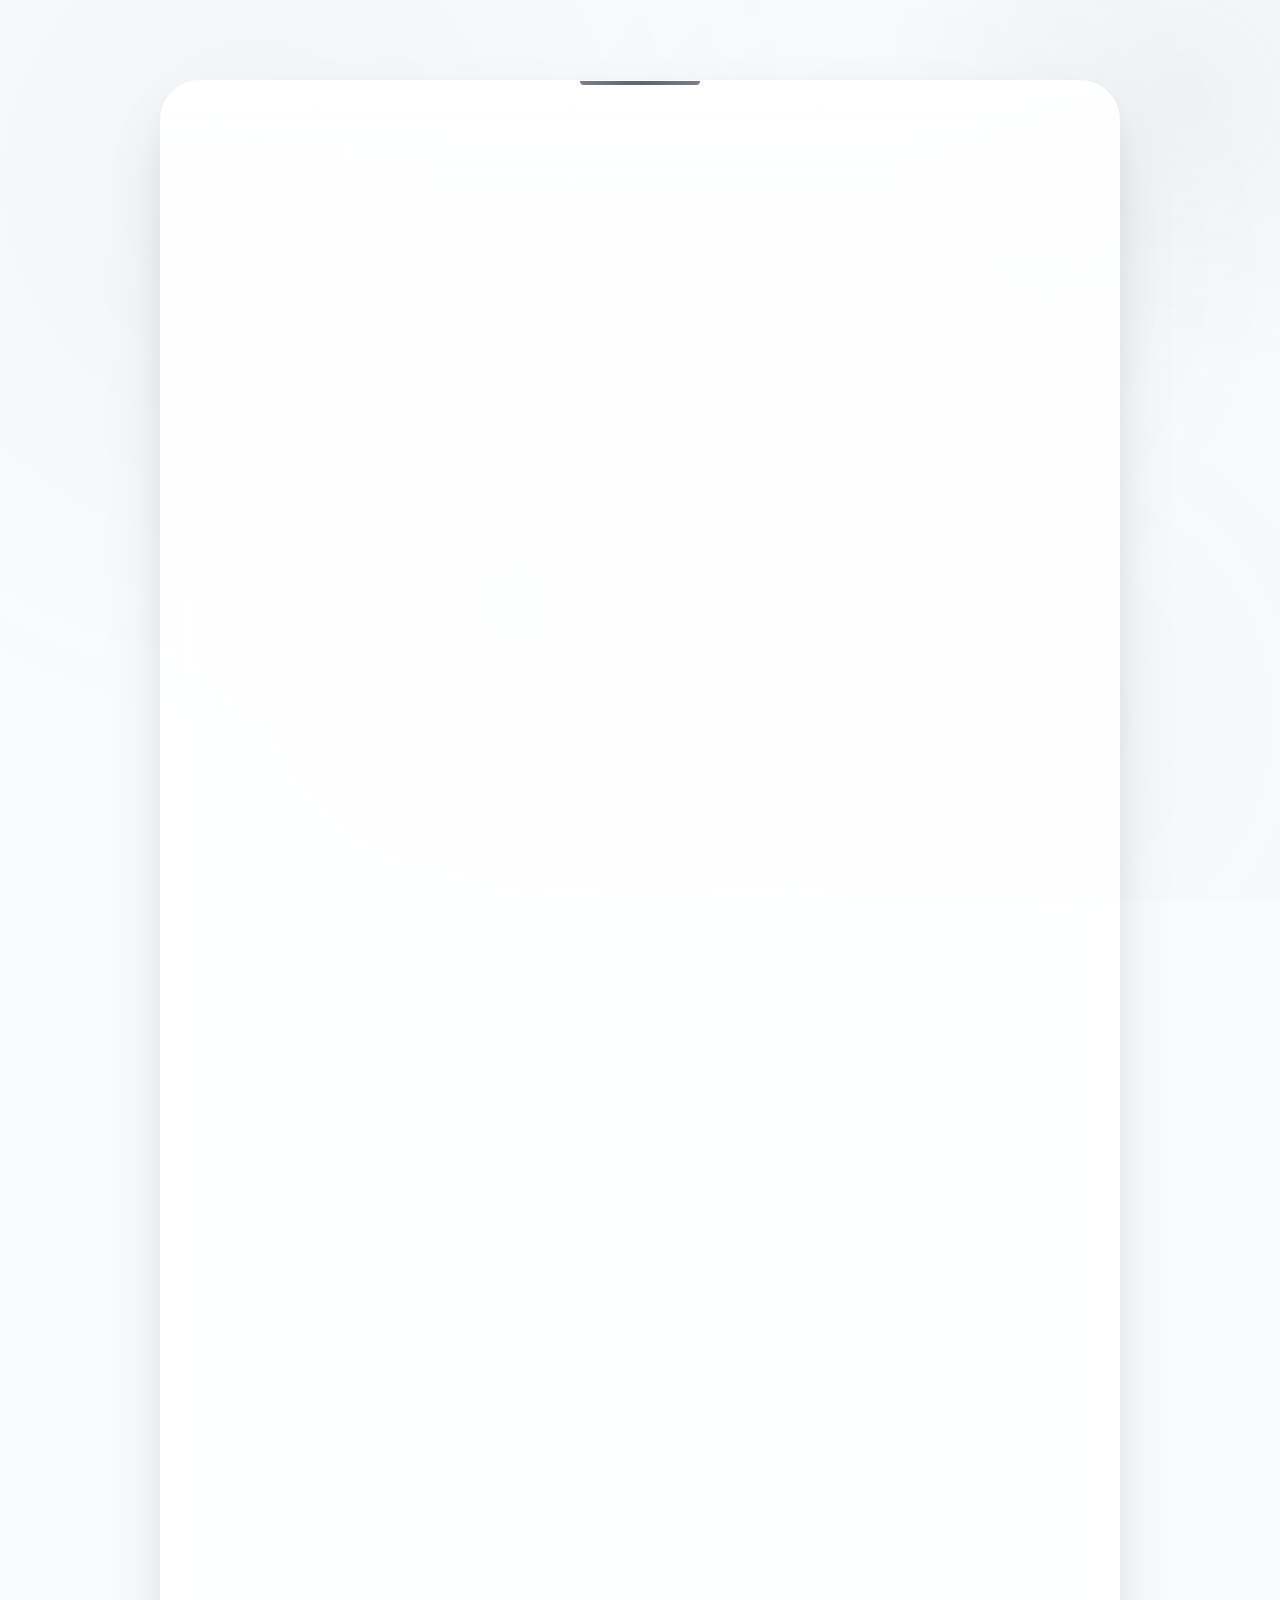
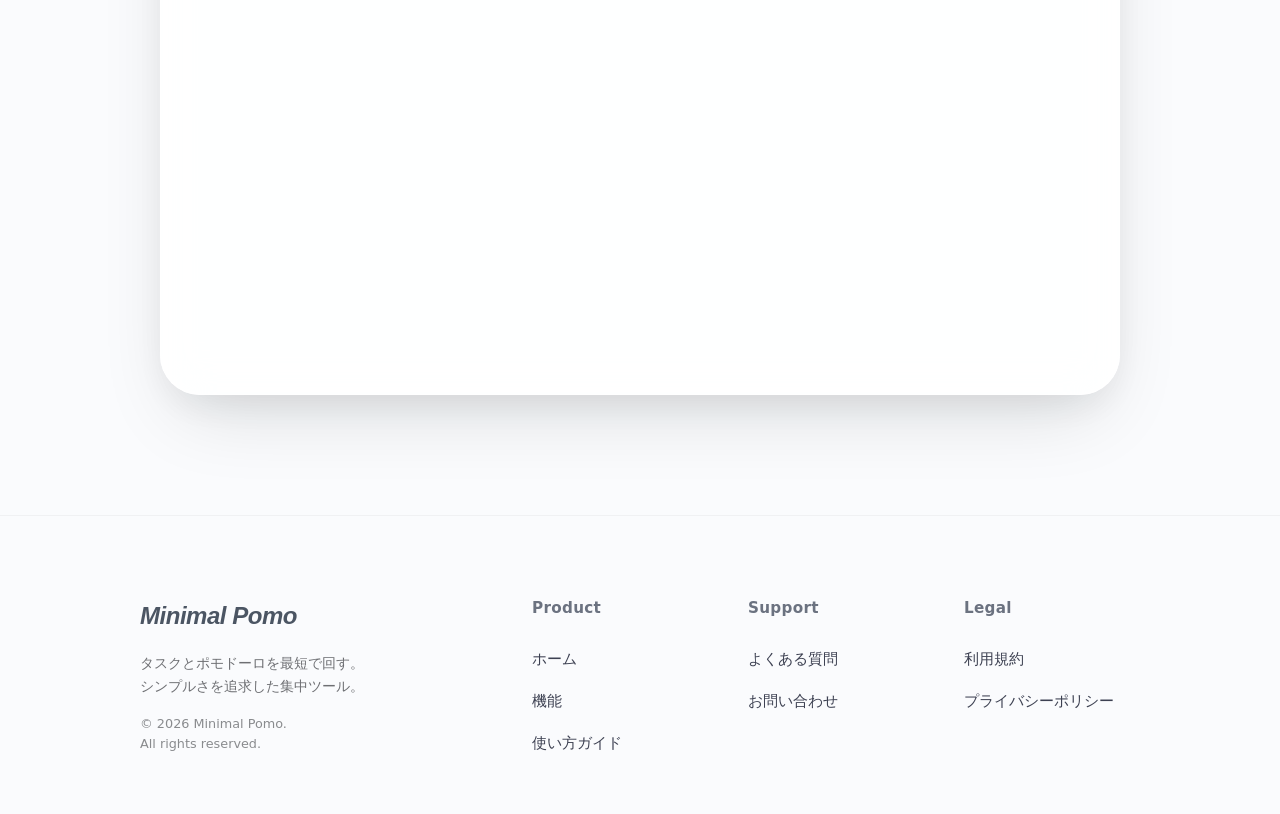
<file: index.html>
<!DOCTYPE html>
<html lang="ja">

<head>
  <meta charset="UTF-8" />
  <meta name="viewport" content="width=device-width, initial-scale=1.0" />
  <meta http-equiv="Content-Security-Policy"
    content="default-src 'self'; style-src 'self' https://fonts.googleapis.com; font-src 'self' https://fonts.gstatic.com; script-src 'self'; img-src 'self' data:;">
  <meta name="referrer" content="no-referrer-when-downgrade" />
  <link rel="stylesheet" href="assets/css/minimal.css" />
  <link rel="icon" type="image/svg+xml" href="assets/favicon.svg" />
  <link rel="icon" type="image/png" sizes="32x32" href="assets/favicon-32x32.png" />
  <link rel="icon" type="image/png" sizes="48x48" href="assets/favicon-48x48.png" />
  <link rel="apple-touch-icon" href="assets/apple-touch-icon.png" />
  <title>Minimal Pomo - シンプルなポモドーロタイマーアプリ</title>
  <meta name="description" content="Minimal Pomo の基本的な使い方やポリシーをまとめたサポートページです。" />

  <!-- OGP Tags -->
  <meta property="og:title" content="Minimal Pomo - シンプルなポモドーロタイマーアプリ">
  <meta property="og:description" content="Minimal Pomo の基本的な使い方やポリシーをまとめたサポートページです。">
  <meta property="og:type" content="website">
  <meta property="og:url" content="https://minimal-pomo.support/"> <!-- 公開ドメインに合わせて変更してください -->
  <meta property="og:image" content="https://minimal-pomo.support/assets/favicon.png"> <!-- 公開ドメインに合わせて変更してください -->
  <meta name="twitter:card" content="summary_large_image">
</head>

<body>
  <main>
    <article>
      <header class="hero reveal">
        <div class="hero-content">
          <div class="app-icon-wrapper">
            <img src="assets/app_icon_rounded.png" alt="Minimal Pomo アプリアイコン" class="app-icon" fetchpriority="high" />
          </div>
          <h1>Minimal Pomo</h1>
          <p class="tagline">タスクとポモドーロを最短で回す。</p>
        </div>
        <a href="https://apps.apple.com/us/app/minimal-pomo/id6756973518" class="app-store-link" target="_blank"
          rel="noopener noreferrer">App Storeで入手</a>
      </header>

      <section id="features" class="features reveal">
        <h2>機能</h2>
        <div class="feature-grid">
          <div class="feature-item reveal reveal-delay-1">
            <h3>タスク管理</h3>
            <p>タブ管理、実行キュー、期日設定などでタスクを効率的に整理し、迷わず実行できます。</p>
          </div>
          <div class="feature-item reveal reveal-delay-2">
            <h3>柔軟なタイマー</h3>
            <p>ポモドーロとストップウォッチを搭載。作業スタイルに合わせて時間やモードを自由に設定可能。</p>
          </div>
          <div class="feature-item reveal reveal-delay-3">
            <h3>進捗の記録</h3>
            <p>カレンダーとヒートマップで日々の集中を記録。過去の履歴を振り返り、モチベーションを維持。</p>
          </div>
          <div class="feature-item reveal reveal-delay-4">
            <h3>カスタマイズ</h3>
            <p>通知音やアクセントカラー（Pro）など、自分だけの集中環境を作れます。</p>
          </div>
        </div>
      </section>

      <section class="reveal">
        <h2>基本的な使い方</h2>
        <a href="support/guide/how_to_use.html" class="guide-card">
          <div class="guide-info">
            <h3>スタートガイドを見る</h3>
            <p>タスクの登録からポモドーロの実践、振り返りまで。<br>アプリの基本的な活用フローをわかりやすく解説します。</p>
          </div>
          <div class="guide-icon">
            <svg width="24" height="24" viewBox="0 0 24 24" fill="none" stroke="currentColor" stroke-width="2"
              stroke-linecap="round" stroke-linejoin="round">
              <path d="M5 12h14M12 5l7 7-7 7" />
            </svg>
          </div>
        </a>
      </section>

      <section id="faq" class="reveal">
        <h2>よくある質問</h2>
        <div id="faq-list" class="faq-container">
          <!-- FAQ items will be loaded here from assets/data/faq.json -->
          <p style="padding: 20px; color: var(--muted);">読み込み中...</p>
        </div>
      </section>


    </article>
  </main>

  <footer id="site-footer" class="site-footer"></footer>

  <button id="backToTop" class="back-to-top" aria-label="トップへ戻る">
    ↑
  </button>
  <script src="assets/js/main.js"></script>
  <script src="assets/js/faq-loader.js"></script>
</body>

</html>
</file>
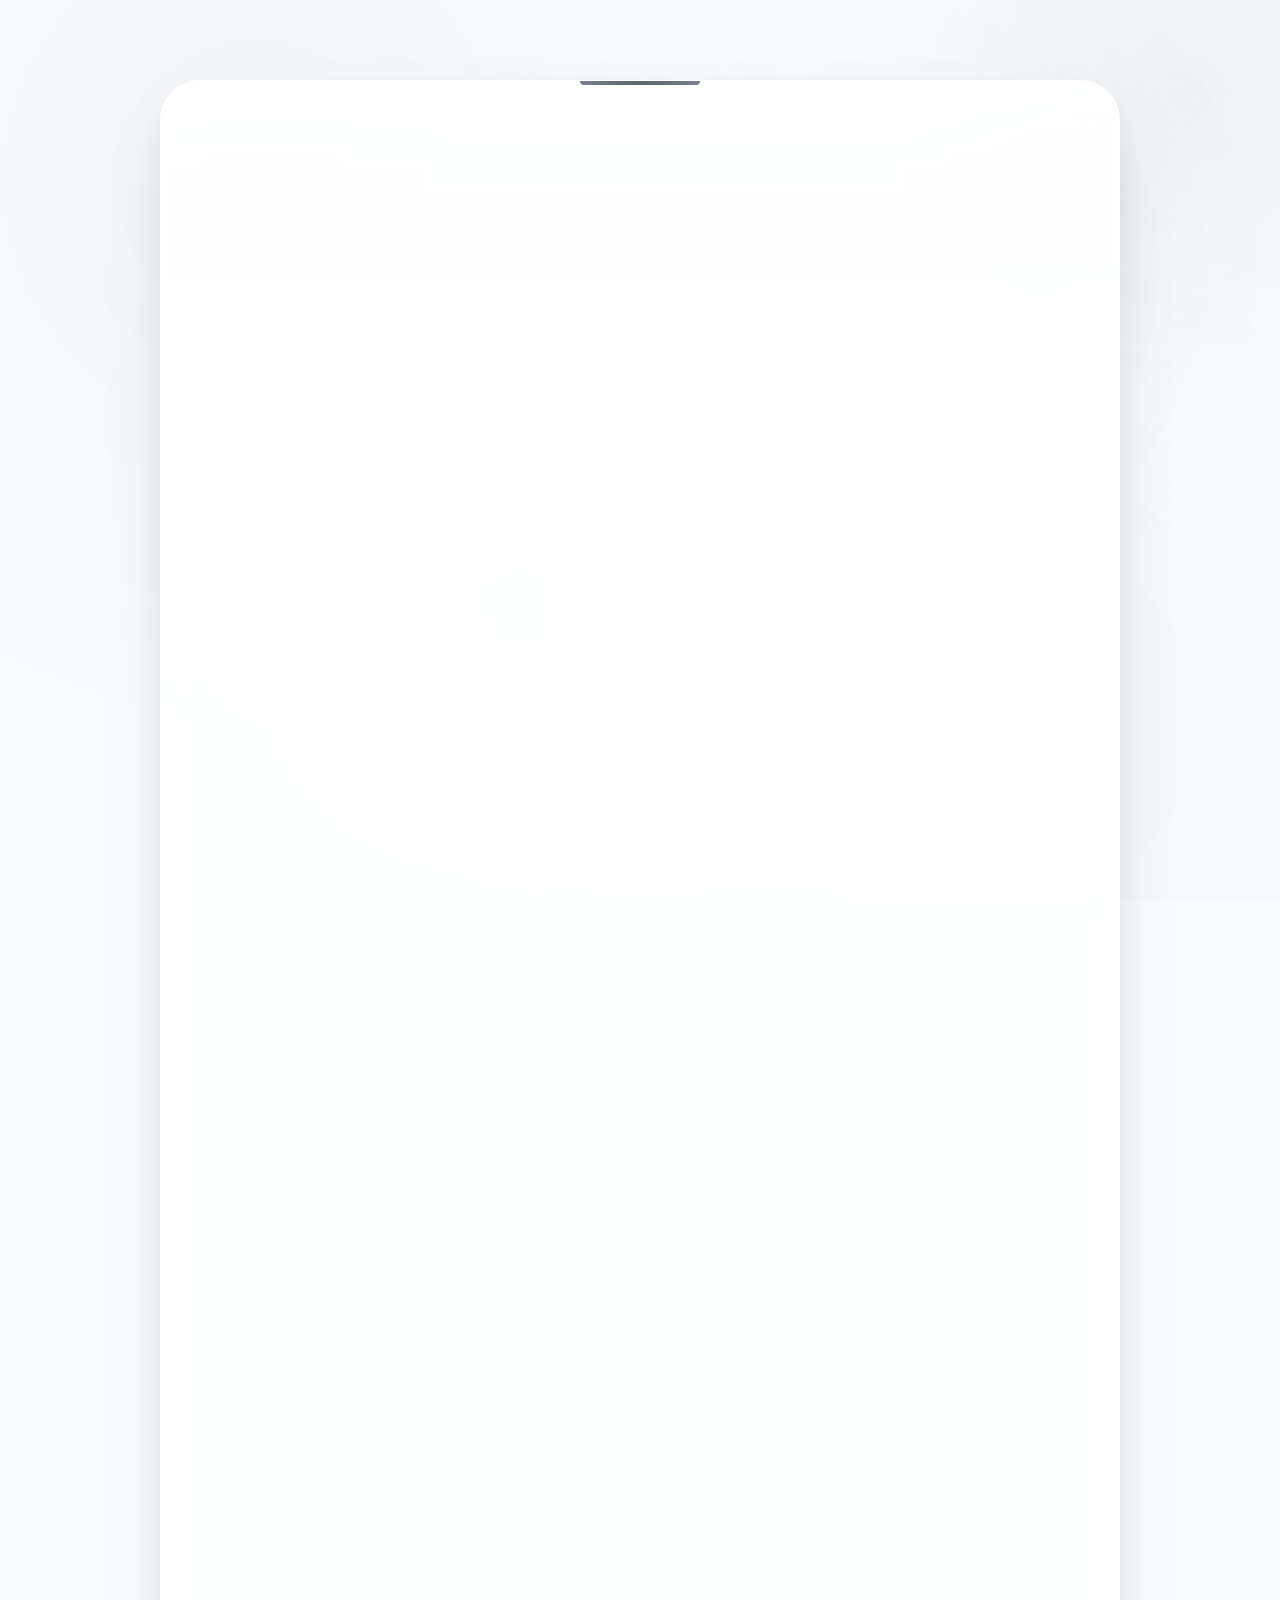
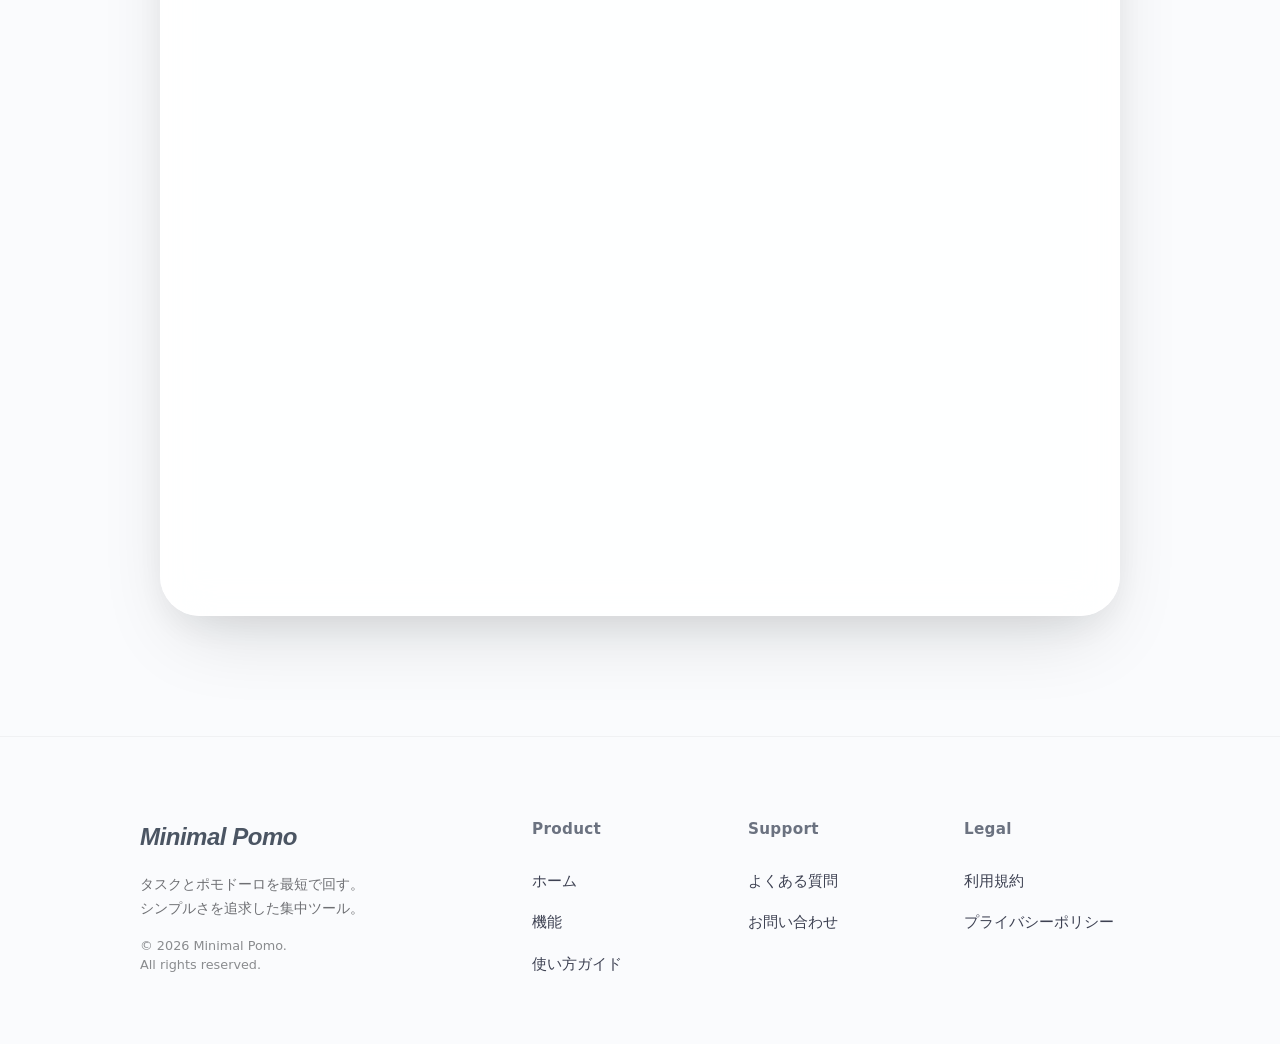
<file: support/guide/how_to_use.html>
<!DOCTYPE html>
<html lang="ja">

<head>
  <meta charset="UTF-8" />
  <meta name="viewport" content="width=device-width, initial-scale=1.0" />
  <meta http-equiv="Content-Security-Policy"
    content="default-src 'self'; style-src 'self' https://fonts.googleapis.com; font-src 'self' https://fonts.gstatic.com; script-src 'self'; img-src 'self' data:;">
  <meta name="referrer" content="no-referrer-when-downgrade" />
  <link rel="stylesheet" href="../../assets/css/minimal.css" />
  <link rel="stylesheet" href="../../assets/css/guide.css" />
  <link rel="icon" type="image/svg+xml" href="../../assets/favicon.svg" />
  <link rel="icon" type="image/png" sizes="32x32" href="../../assets/favicon-32x32.png" />
  <link rel="icon" type="image/png" sizes="48x48" href="../../assets/favicon-48x48.png" />
  <link rel="apple-touch-icon" href="../../assets/apple-touch-icon.png" />
  <title>Minimal Pomo — 使い方ガイド</title>
  <meta name="description" content="タスク整理からカレンダー振り返りまで、Minimal Pomo の基本的な使い方をまとめています。" />

  <!-- OGP Tags -->
  <meta property="og:title" content="Minimal Pomo — 使い方ガイド">
  <meta property="og:description" content="タスク整理からカレンダー振り返りまで、Minimal Pomo の基本的な使い方をまとめています。">
  <meta property="og:type" content="article">
  <meta property="og:image" content="https://minimal-pomo.support/assets/favicon.png">
  <meta name="twitter:card" content="summary">
</head>

<body>
  <main>
    <article>
      <!-- Back Link -->
      <a href="../../index.html" class="back-link reveal">
        <svg viewBox="0 0 24 24" fill="none" stroke="currentColor" stroke-width="2" stroke-linecap="round"
          stroke-linejoin="round">
          <path d="M19 12H5M12 19l-7-7 7-7" />
        </svg>
        ホームに戻る
      </a>

      <!-- Hero Header -->
      <header class="guide-header reveal">
        <h1>使い方ガイド</h1>
        <p class="tagline">Minimal Pomo をスマートに使いこなすための基本操作</p>
      </header>


      <!-- Flow Section -->
      <section class="flow-section reveal">
        <h2>一連の流れ</h2>
        <div class="flow-list">
          <a href="#step1" class="flow-item">
            <span class="flow-number">1</span>
            <span class="flow-text">タスクを追加・整理する</span>
          </a>
          <a href="#step2" class="flow-item">
            <span class="flow-number">2</span>
            <span class="flow-text">ポモドーロを実行する</span>
          </a>
          <a href="#step3" class="flow-item">
            <span class="flow-number">3</span>
            <span class="flow-text">キュー（待機リスト）を確認する</span>
          </a>
          <a href="#step4" class="flow-item">
            <span class="flow-number">4</span>
            <span class="flow-text">履歴をカレンダーで振り返る</span>
          </a>
          <a href="#step5" class="flow-item">
            <span class="flow-number">5</span>
            <span class="flow-text">設定で自分好みに調整する</span>
          </a>
        </div>
      </section>

      <!-- Step 1 -->
      <div id="step1" class="step-card reveal">
        <div class="step-header">
          <span class="step-number">1</span>
          <h2>タスクの整理</h2>
        </div>
        <p>
          下部メニューの「タスク」タブで日々の予定を整理できます。画面上部の<strong>タブ管理ボタン</strong>からタブの追加・名称変更・並べ替え・削除を行い、優先度ごとに並べ替えてください。
        </p>
        <p>
          右下の<strong>＋ボタン</strong>でタスクを追加します。タスク名・期日・フラグ・繰り返し・通知・ポモドーロ数（セット数・分数）などを細かく設定でき、入力ミス（空文字など）は自動で防がれます。
        </p>
        <p>
          タスクリストでは、スワイプやタップで完了の切り替え・フラグ変更・並べ替え・キュー追加が可能です。タスクをキューに送っておけば、あとでタイマー実行がスムーズになります。
        </p>
      </div>

      <!-- Step 2 -->
      <div id="step2" class="step-card reveal">
        <div class="step-header">
          <span class="step-number">2</span>
          <h2>ポモドーロで実行する</h2>
        </div>
        <p>
          タスクを進めたいときは、下部メニューの<strong>「タイマー」タブ</strong>を開いてください。タスクバーからポモドーロまたはストップウォッチを起動できます。
        </p>
        <p>
          セッション中は、セット数や残り時間が自動で管理されます。「自動完了」「自動リセット」などの設定も調整可能です。
        </p>
      </div>

      <!-- Step 3 -->
      <div id="step3" class="step-card reveal">
        <div class="step-header">
          <span class="step-number">3</span>
          <h2>キュー（待機列）の管理</h2>
        </div>
        <p>
          右上のキューボタンから<strong>キュー画面（待機リスト）</strong>を開き、待機中のタスクを確認します。順番変更や削除も可能です。
        </p>
        <p>
          実行中のタスクが完了すると、キュー内の次のタスクが自動的に昇格し、すぐに実行できる状態になります。
        </p>
      </div>

      <!-- Step 4 -->
      <div id="step4" class="step-card reveal">
        <div class="step-header">
          <span class="step-number">4</span>
          <h2>カレンダーで振り返る</h2>
        </div>
        <p>
          <strong>「カレンダー」タブ</strong>では、月・週ビューでポモドーロ履歴と期日タスクを確認できます。ヒートマップや日別の達成率などを活用して、日々の進捗をわかりやすく振り返りましょう。
        </p>
      </div>

      <!-- Step 5 -->
      <div id="step5" class="step-card reveal">
        <div class="step-header">
          <span class="step-number">5</span>
          <h2>設定からカスタマイズ</h2>
        </div>
        <p>
          <strong>「設定」タブ</strong>では、通知・タイマー・カレンダー・外観・データ・サブスク・サポートを調整できます。例として、作業／休憩時間・自動完了・自動リセット・アクセントカラーなどです。
        </p>
        <p>
          変更内容は即時反映されます。
        </p>
      </div>

    </article>
  </main>

  <footer id="site-footer" class="site-footer" data-base-path="../../"></footer>

  <button id="backToTop" class="back-to-top" aria-label="トップへ戻る">
    ↑
  </button>
  <script src="../../assets/js/main.js"></script>
</body>

</html>
</file>
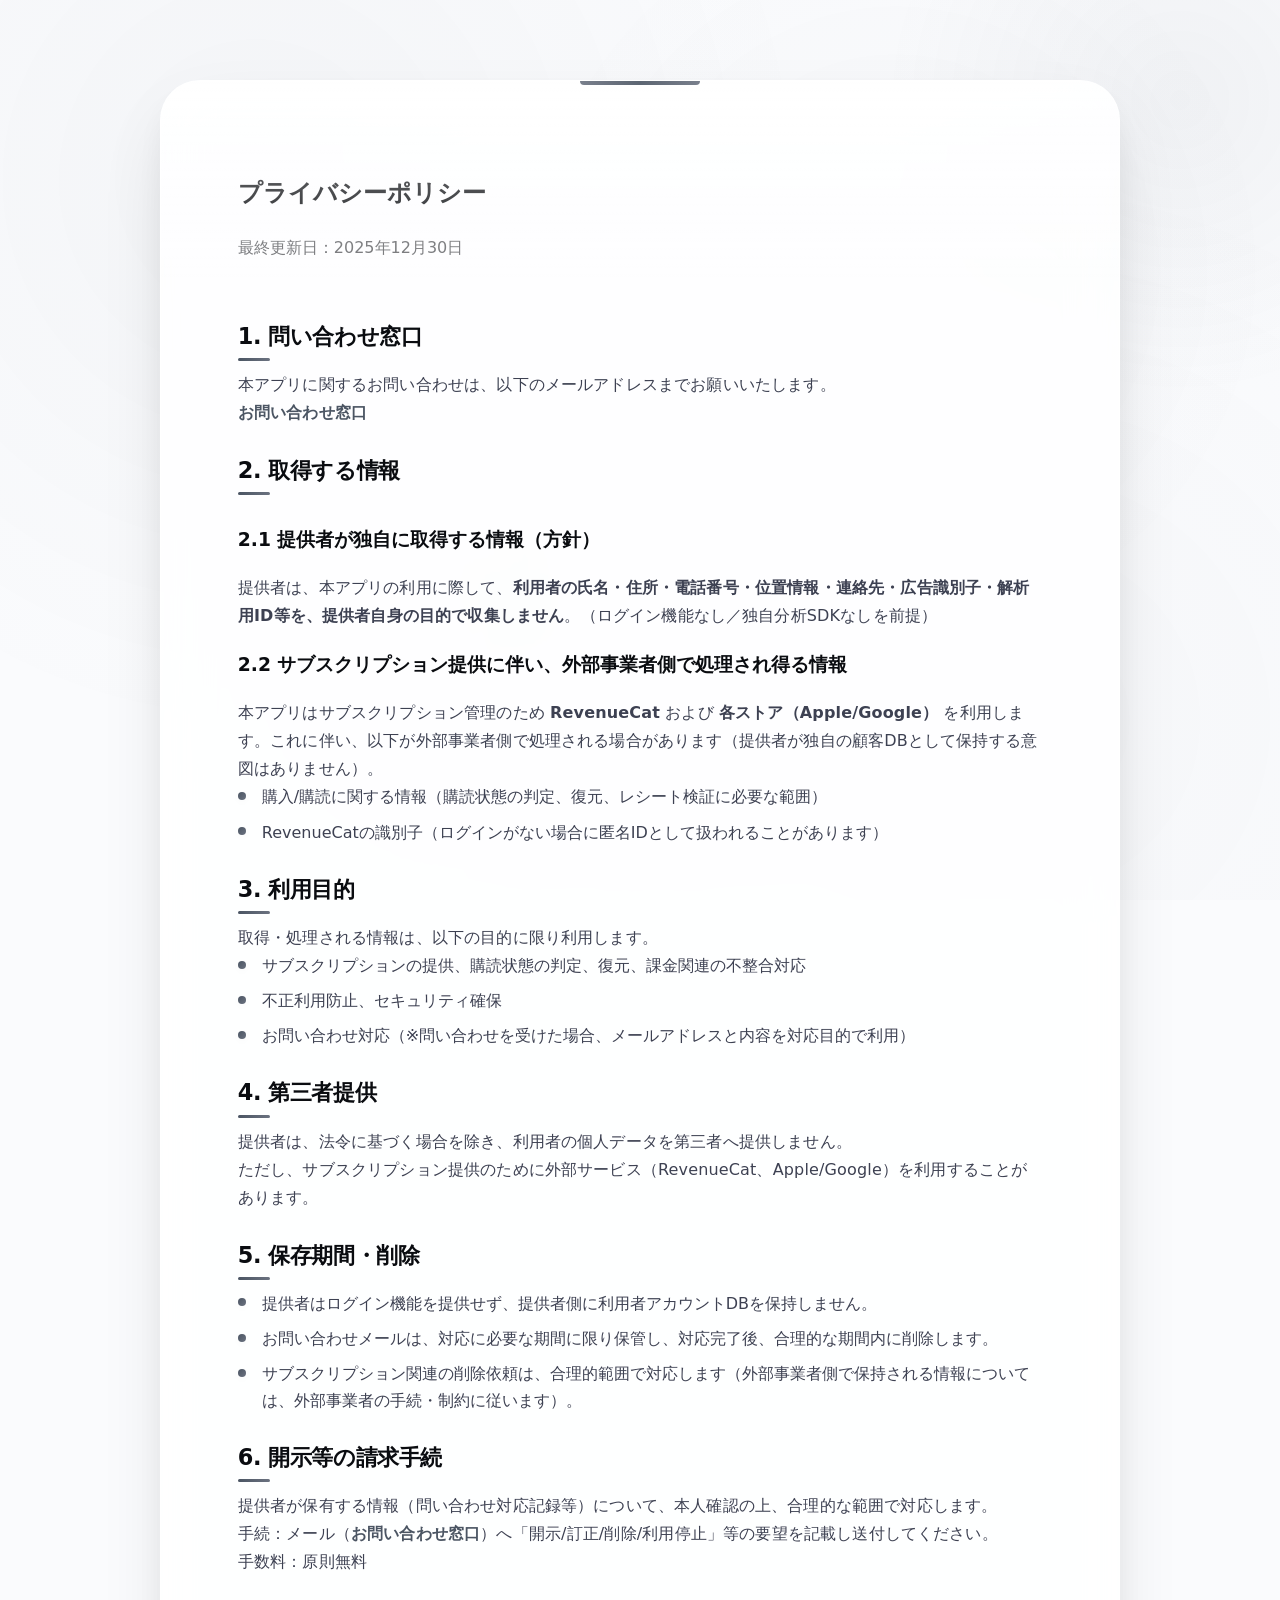
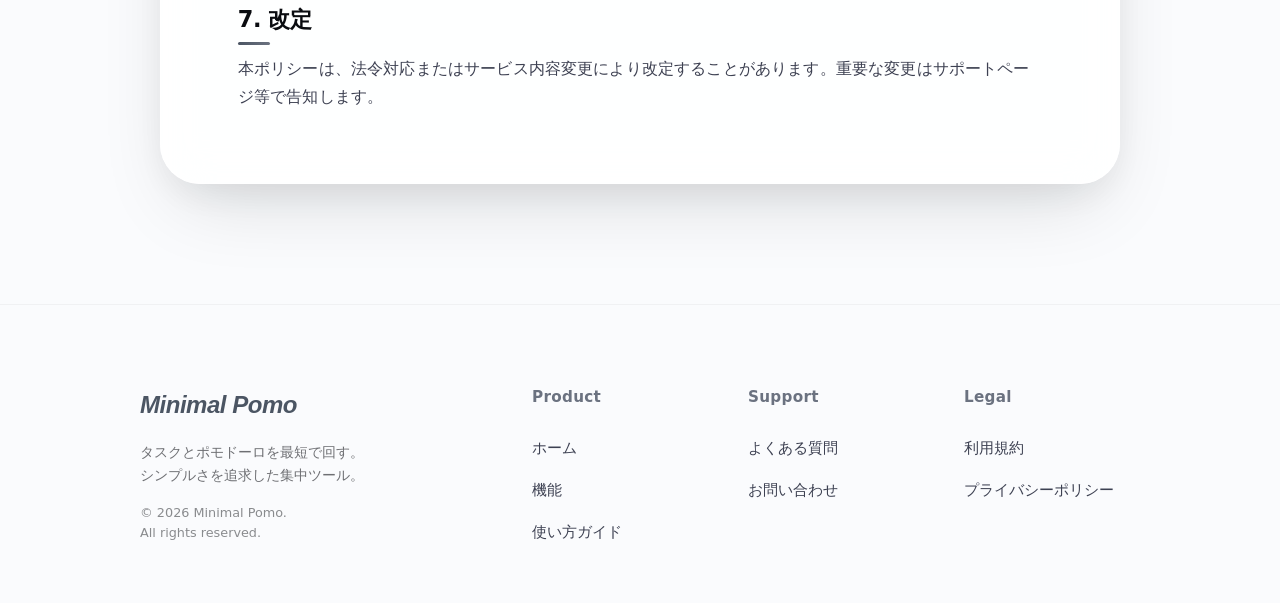
<file: support/policies/privacy.html>
<!DOCTYPE html>
<html lang="ja">

<head>
  <meta charset="UTF-8" />
  <meta name="viewport" content="width=device-width, initial-scale=1.0" />
  <meta http-equiv="Content-Security-Policy"
    content="default-src 'self'; style-src 'self' https://fonts.googleapis.com; font-src 'self' https://fonts.gstatic.com; script-src 'self'; img-src 'self' data:;">
  <meta name="referrer" content="no-referrer-when-downgrade" />
  <link rel="stylesheet" href="../../assets/css/minimal.css" />
  <link rel="icon" type="image/svg+xml" href="../../assets/favicon.svg" />
  <link rel="icon" type="image/png" sizes="32x32" href="../../assets/favicon-32x32.png" />
  <link rel="icon" type="image/png" sizes="48x48" href="../../assets/favicon-48x48.png" />
  <link rel="apple-touch-icon" href="../../assets/apple-touch-icon.png" />
  <title>Minimal Pomo — プライバシーポリシー</title>
  <meta name="description" content="Minimal Pomo のプライバシーポリシーです。当アプリが収集する情報とその利用目的について説明します。" />

  <!-- OGP Tags -->
  <meta property="og:title" content="Minimal Pomo — プライバシーポリシー">
  <meta property="og:description" content="Minimal Pomo のプライバシーポリシーです。">
  <meta property="og:type" content="article">
  <meta property="og:image" content="https://minimal-pomo.support/assets/favicon.png">
</head>

<body>
  <main>
    <article>
      <header>
        <h1>プライバシーポリシー</h1>
        <p class="last-updated">最終更新日：2025年12月30日</p>
      </header>

      <section>
        <h2>1. 問い合わせ窓口</h2>
        <p>
          本アプリに関するお問い合わせは、以下のメールアドレスまでお願いいたします。<br>
          <a href="#" class="protected-email">お問い合わせ窓口</a>
        </p>
      </section>

      <section>
        <h2>2. 取得する情報</h2>
        <h3>2.1 提供者が独自に取得する情報（方針）</h3>
        <p>
          提供者は、本アプリの利用に際して、<strong>利用者の氏名・住所・電話番号・位置情報・連絡先・広告識別子・解析用ID等を、提供者自身の目的で収集しません</strong>。（ログイン機能なし／独自分析SDKなしを前提）
        </p>

        <h3>2.2 サブスクリプション提供に伴い、外部事業者側で処理され得る情報</h3>
        <p>
          本アプリはサブスクリプション管理のため <strong>RevenueCat</strong> および <strong>各ストア（Apple/Google）</strong>
          を利用します。これに伴い、以下が外部事業者側で処理される場合があります（提供者が独自の顧客DBとして保持する意図はありません）。
        </p>
        <ul>
          <li>購入/購読に関する情報（購読状態の判定、復元、レシート検証に必要な範囲）</li>
          <li>RevenueCatの識別子（ログインがない場合に匿名IDとして扱われることがあります）</li>
        </ul>
      </section>

      <section>
        <h2>3. 利用目的</h2>
        <p>取得・処理される情報は、以下の目的に限り利用します。</p>
        <ul>
          <li>サブスクリプションの提供、購読状態の判定、復元、課金関連の不整合対応</li>
          <li>不正利用防止、セキュリティ確保</li>
          <li>お問い合わせ対応（※問い合わせを受けた場合、メールアドレスと内容を対応目的で利用）</li>
        </ul>
      </section>

      <section>
        <h2>4. 第三者提供</h2>
        <p>
          提供者は、法令に基づく場合を除き、利用者の個人データを第三者へ提供しません。<br>
          ただし、サブスクリプション提供のために外部サービス（RevenueCat、Apple/Google）を利用することがあります。
        </p>
      </section>

      <section>
        <h2>5. 保存期間・削除</h2>
        <ul>
          <li>提供者はログイン機能を提供せず、提供者側に利用者アカウントDBを保持しません。</li>
          <li>お問い合わせメールは、対応に必要な期間に限り保管し、対応完了後、合理的な期間内に削除します。</li>
          <li>サブスクリプション関連の削除依頼は、合理的範囲で対応します（外部事業者側で保持される情報については、外部事業者の手続・制約に従います）。</li>
        </ul>
      </section>

      <section>
        <h2>6. 開示等の請求手続</h2>
        <p>
          提供者が保有する情報（問い合わせ対応記録等）について、本人確認の上、合理的な範囲で対応します。<br>
          手続：メール（<a href="#" class="protected-email">お問い合わせ窓口</a>）へ「開示/訂正/削除/利用停止」等の要望を記載し送付してください。<br>
          手数料：原則無料
        </p>
      </section>

      <section>
        <h2>7. 改定</h2>
        <p>本ポリシーは、法令対応またはサービス内容変更により改定することがあります。重要な変更はサポートページ等で告知します。</p>
      </section>
    </article>
  </main>

  <footer id="site-footer" class="site-footer" data-base-path="../../"></footer>

  <button id="backToTop" class="back-to-top" aria-label="トップへ戻る">
    ↑
  </button>
  <script src="../../assets/js/main.js"></script>
</body>

</html>
</file>
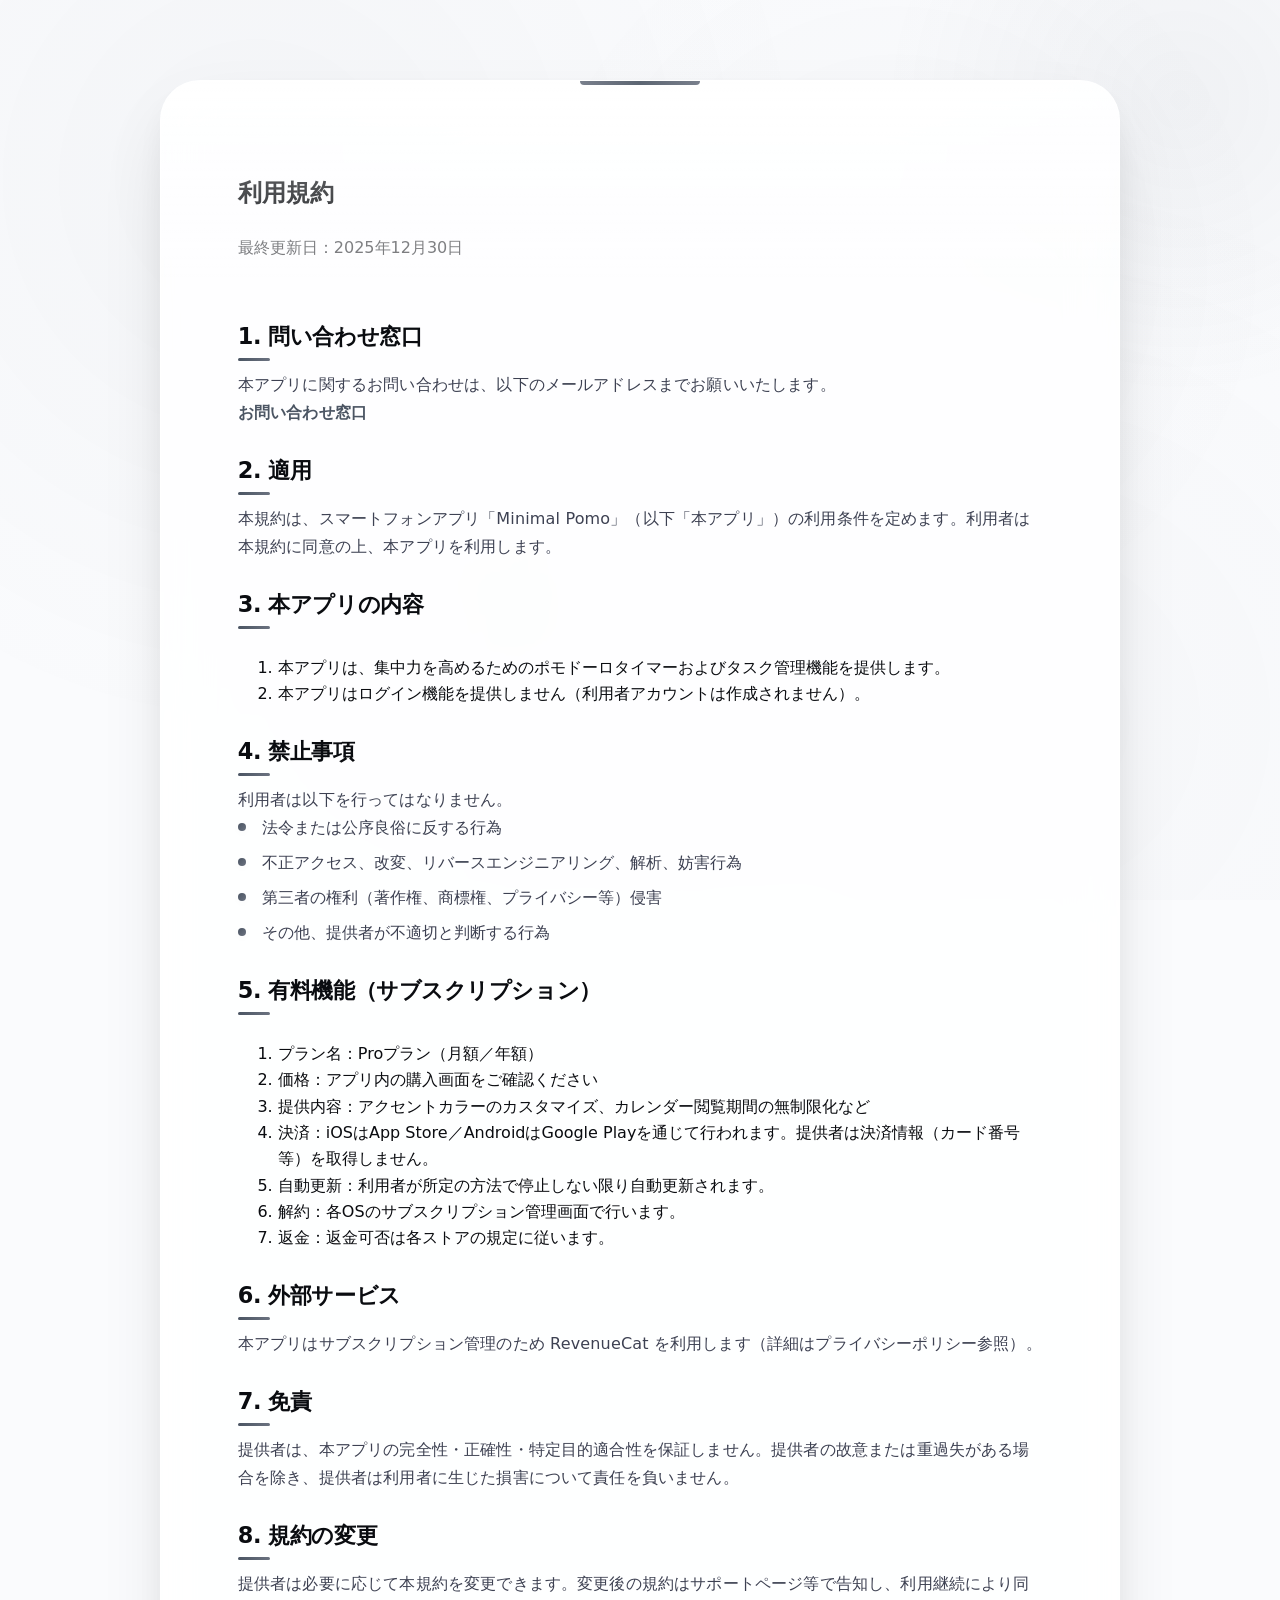
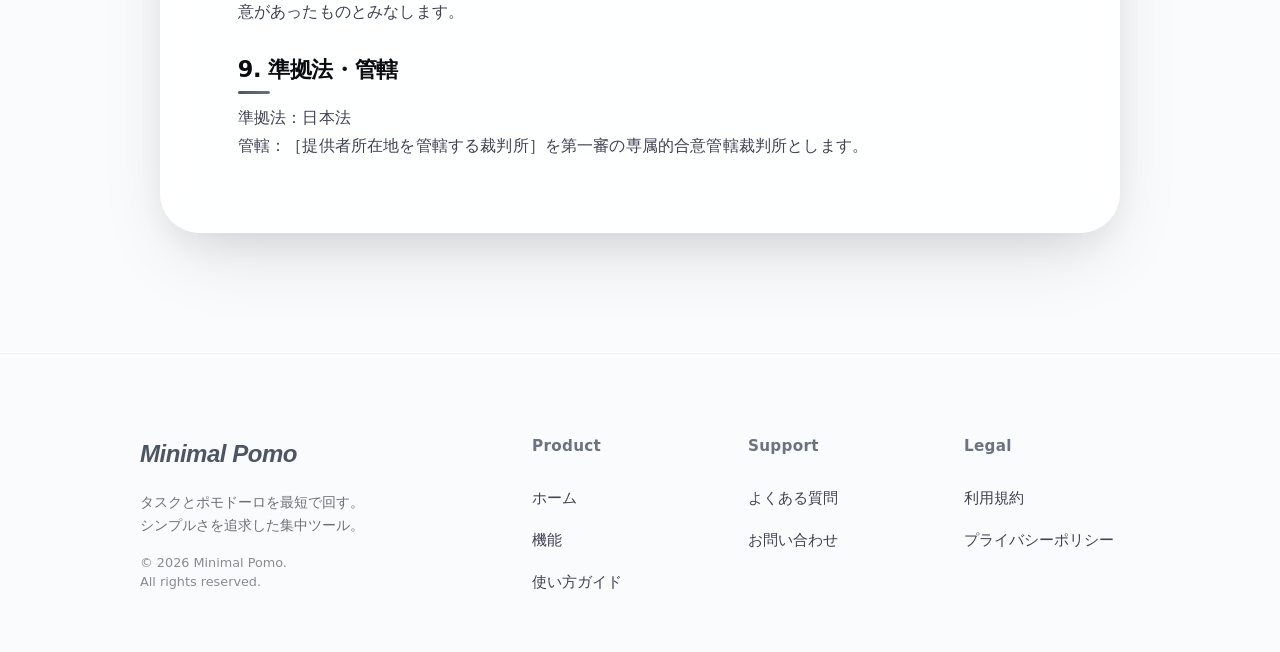
<file: support/policies/terms.html>
<!DOCTYPE html>
<html lang="ja">

<head>
  <meta charset="UTF-8" />
  <meta name="viewport" content="width=device-width, initial-scale=1.0" />
  <meta http-equiv="Content-Security-Policy"
    content="default-src 'self'; style-src 'self' https://fonts.googleapis.com; font-src 'self' https://fonts.gstatic.com; script-src 'self'; img-src 'self' data:;">
  <meta name="referrer" content="no-referrer-when-downgrade" />
  <link rel="stylesheet" href="../../assets/css/minimal.css" />
  <link rel="icon" type="image/svg+xml" href="../../assets/favicon.svg" />
  <link rel="icon" type="image/png" sizes="32x32" href="../../assets/favicon-32x32.png" />
  <link rel="icon" type="image/png" sizes="48x48" href="../../assets/favicon-48x48.png" />
  <link rel="apple-touch-icon" href="../../assets/apple-touch-icon.png" />
  <title>Minimal Pomo — 利用規約</title>
  <meta name="description" content="Minimal Pomo の利用規約です。本アプリをご利用いただく際の条件をご確認ください。" />

  <!-- OGP Tags -->
  <meta property="og:title" content="Minimal Pomo — 利用規約">
  <meta property="og:description" content="Minimal Pomo の利用規約です。">
  <meta property="og:type" content="article">
  <meta property="og:image" content="https://minimal-pomo.support/assets/favicon.png">
</head>

<body>
  <main>
    <article>
      <header>
        <h1>利用規約</h1>
        <p class="last-updated">最終更新日：2025年12月30日</p>
      </header>

      <section>
        <h2>1. 問い合わせ窓口</h2>
        <p>
          本アプリに関するお問い合わせは、以下のメールアドレスまでお願いいたします。<br>
          <a href="#" class="protected-email">お問い合わせ窓口</a>
        </p>
      </section>

      <section>
        <h2>2. 適用</h2>
        <p>本規約は、スマートフォンアプリ「Minimal Pomo」（以下「本アプリ」）の利用条件を定めます。利用者は本規約に同意の上、本アプリを利用します。</p>
      </section>

      <section>
        <h2>3. 本アプリの内容</h2>
        <ol>
          <li>本アプリは、集中力を高めるためのポモドーロタイマーおよびタスク管理機能を提供します。</li>
          <li>本アプリはログイン機能を提供しません（利用者アカウントは作成されません）。</li>
        </ol>
      </section>

      <section>
        <h2>4. 禁止事項</h2>
        <p>利用者は以下を行ってはなりません。</p>
        <ul>
          <li>法令または公序良俗に反する行為</li>
          <li>不正アクセス、改変、リバースエンジニアリング、解析、妨害行為</li>
          <li>第三者の権利（著作権、商標権、プライバシー等）侵害</li>
          <li>その他、提供者が不適切と判断する行為</li>
        </ul>
      </section>

      <section>
        <h2>5. 有料機能（サブスクリプション）</h2>
        <ol>
          <li>プラン名：Proプラン（月額／年額）</li>
          <li>価格：アプリ内の購入画面をご確認ください</li>
          <li>提供内容：アクセントカラーのカスタマイズ、カレンダー閲覧期間の無制限化など</li>
          <li>決済：iOSはApp Store／AndroidはGoogle Playを通じて行われます。提供者は決済情報（カード番号等）を取得しません。</li>
          <li>自動更新：利用者が所定の方法で停止しない限り自動更新されます。</li>
          <li>解約：各OSのサブスクリプション管理画面で行います。</li>
          <li>返金：返金可否は各ストアの規定に従います。</li>
        </ol>
      </section>

      <section>
        <h2>6. 外部サービス</h2>
        <p>本アプリはサブスクリプション管理のため RevenueCat を利用します（詳細はプライバシーポリシー参照）。</p>
      </section>

      <section>
        <h2>7. 免責</h2>
        <p>提供者は、本アプリの完全性・正確性・特定目的適合性を保証しません。提供者の故意または重過失がある場合を除き、提供者は利用者に生じた損害について責任を負いません。</p>
      </section>

      <section>
        <h2>8. 規約の変更</h2>
        <p>提供者は必要に応じて本規約を変更できます。変更後の規約はサポートページ等で告知し、利用継続により同意があったものとみなします。</p>
      </section>

      <section>
        <h2>9. 準拠法・管轄</h2>
        <p>
          準拠法：日本法<br>
          管轄：［提供者所在地を管轄する裁判所］を第一審の専属的合意管轄裁判所とします。
        </p>
      </section>
    </article>
  </main>

  <footer id="site-footer" class="site-footer" data-base-path="../../"></footer>

  <button id="backToTop" class="back-to-top" aria-label="トップへ戻る">
    ↑
  </button>
  <script src="../../assets/js/main.js"></script>
</body>

</html>
</file>
<file: assets/css/minimal.css>
:root {
  color-scheme: light;
  --ink-rgb: 17, 19, 24;
  --bg: #fafbfd;
  --panel: rgba(255, 255, 255, 0.85);
  --panel-hover: rgba(255, 255, 255, 0.95);
  --text: #0a0c10;
  --text-secondary: #3d4152;
  --muted: rgba(17, 19, 24, 0.6);
  --accent: #4b5563;
  --accent-light: #6b7280;
  --accent-glow: rgba(75, 85, 99, 0.12);
  --accent-strong: #374151;
  --border: rgba(17, 19, 24, 0.06);
  --border-strong: rgba(17, 19, 24, 0.12);
  --focus-outline: rgba(75, 85, 99, 0.4);
  --shadow-sm: 0 2px 8px -2px rgba(17, 19, 24, 0.06);
  --shadow: 0 20px 60px -15px rgba(17, 19, 24, 0.1), 0 10px 25px -5px rgba(17, 19, 24, 0.05);
  --shadow-lg: 0 32px 80px -20px rgba(17, 19, 24, 0.14), 0 16px 40px -8px rgba(17, 19, 24, 0.08);
  --glass-border: 1px solid rgba(255, 255, 255, 0.7);
  font-size: 16px;
  font-family: 'Inter', 'Noto Sans JP', system-ui, -apple-system, BlinkMacSystemFont, "Segoe UI", Roboto, sans-serif;
  --radius-xl: 40px;
  --radius-l: 32px;
  --radius-m: 24px;
  --radius-s: 16px;
  --radius-xs: 10px;
  --ease-out: cubic-bezier(0.2, 0.8, 0.2, 1);
  --ease-spring: cubic-bezier(0.34, 1.56, 0.64, 1);
}

@media (prefers-color-scheme: dark) {
  :root {
    color-scheme: dark;
    --ink-rgb: 226, 228, 233;
    --bg: #111318;
    --panel: rgba(30, 34, 42, 0.6);
    --panel-hover: rgba(30, 34, 42, 0.85);
    --text: #e2e4e9;
    --text-secondary: #9ca3af;
    --muted: rgba(226, 228, 233, 0.6);
    --accent: #9ca3af;
    --accent-light: #525866;
    --accent-glow: rgba(156, 163, 175, 0.15);
    --accent-strong: #f3f4f6;
    --border: rgba(255, 255, 255, 0.08);
    --border-strong: rgba(255, 255, 255, 0.15);
    --focus-outline: rgba(156, 163, 175, 0.5);
    --shadow-sm: 0 2px 8px -2px rgba(0, 0, 0, 0.3);
    --shadow: 0 20px 60px -15px rgba(0, 0, 0, 0.4), 0 10px 25px -5px rgba(0, 0, 0, 0.3);
    --shadow-lg: 0 32px 80px -20px rgba(0, 0, 0, 0.5), 0 16px 40px -8px rgba(0, 0, 0, 0.4);
    --glass-border: 1px solid rgba(255, 255, 255, 0.08);
  }
}

/* Import Google Fonts */
@import url('https://fonts.googleapis.com/css2?family=Inter:wght@400;500;600;700;800&display=swap');

*,
*::before,
*::after {
  box-sizing: border-box;
}

body {
  margin: 0;
  min-height: 100vh;
  background: var(--bg);
  color: var(--text);
  line-height: 1.7;
  -webkit-font-smoothing: antialiased;
  -moz-osx-font-smoothing: grayscale;
  position: relative;
  overflow-x: hidden;
}

/* Animated Background Gradient */
body::before {
  content: '';
  position: fixed;
  top: 0;
  left: 0;
  right: 0;
  bottom: 0;
  background:
    radial-gradient(circle at 20% 20%, rgba(75, 85, 99, 0.04) 0%, transparent 45%),
    radial-gradient(circle at 80% 80%, rgba(107, 114, 128, 0.03) 0%, transparent 45%),
    radial-gradient(circle at 40% 70%, rgba(55, 65, 81, 0.03) 0%, transparent 35%),
    radial-gradient(circle at 70% 30%, rgba(75, 85, 99, 0.03) 0%, transparent 35%);
  z-index: -2;
  animation: gradientShift 20s ease infinite alternate;
}

@keyframes gradientShift {
  0% {
    opacity: 1;
    transform: scale(1);
  }

  100% {
    opacity: 0.8;
    transform: scale(1.1);
  }
}

/* Decorative floating orbs */
body::after {
  content: '';
  position: fixed;
  width: 600px;
  height: 600px;
  background: radial-gradient(circle, rgba(75, 85, 99, 0.06) 0%, transparent 70%);
  top: -200px;
  right: -200px;
  border-radius: 50%;
  z-index: -1;
  animation: floatOrb 15s ease-in-out infinite;
  pointer-events: none;
}

@keyframes floatOrb {

  0%,
  100% {
    transform: translate(0, 0) scale(1);
  }

  50% {
    transform: translate(-50px, 30px) scale(1.1);
  }
}

a {
  color: var(--accent);
  text-decoration: none;
  font-weight: 600;
  position: relative;
  transition: all 0.25s var(--ease-out);
  border-bottom: none;
  background: linear-gradient(to right, var(--accent), var(--accent));
  background-size: 0% 2px;
  background-position: 0 100%;
  background-repeat: no-repeat;
  padding-bottom: 2px;
}

a:hover,
a:focus-visible {
  background-size: 100% 2px;
  color: var(--accent-strong);
}

a:focus-visible {
  outline: 3px solid var(--focus-outline);
  outline-offset: 4px;
  border-radius: 4px;
}

/* Enhanced Active State for Touch Feedback */
a:active,
button:active,
summary:active {
  transform: scale(0.97);
  opacity: 0.85;
  transition: transform 0.1s, opacity 0.1s;
}

main {
  min-height: 100vh;
  display: flex;
  flex-direction: column;
  align-items: center;
  justify-content: flex-start;
  padding: 80px 20px 0;
}

.error {
  padding: 96px 16px 120px;
}

article {
  width: min(960px, 94%);
  background: var(--panel);
  backdrop-filter: blur(24px) saturate(180%);
  -webkit-backdrop-filter: blur(24px) saturate(180%);
  border-radius: var(--radius-xl);
  padding: clamp(48px, 6vw, 72px) clamp(32px, 6vw, 96px);
  border: var(--glass-border);
  box-shadow: var(--shadow-lg);
  position: relative;
  overflow: hidden;
}

/* Subtle inner glow */
article::before {
  content: '';
  position: absolute;
  top: 0;
  left: 0;
  right: 0;
  height: 200px;
  background: linear-gradient(180deg, rgba(255, 255, 255, 0.6) 0%, transparent 100%);
  pointer-events: none;
}

/* Decorative accent line on top */
article::after {
  content: '';
  position: absolute;
  top: 0;
  left: 50%;
  transform: translateX(-50%);
  width: 120px;
  height: 4px;
  background: linear-gradient(90deg, var(--accent-light), var(--accent), var(--accent-light));
  border-radius: 0 0 4px 4px;
  opacity: 0.9;
}

/* Hero & Header */
.hero {
  display: flex;
  flex-direction: column;
  align-items: center;
  text-align: center;
  padding: 48px 0 72px;
  position: relative;
}

.hero-content {
  display: flex;
  flex-direction: column;
  align-items: center;
  position: relative;
  z-index: 1;
}

.app-icon-wrapper {
  margin-bottom: 28px;
  position: relative;
}

/* Glow effect behind icon */
.app-icon-wrapper::before {
  content: '';
  position: absolute;
  top: 50%;
  left: 50%;
  transform: translate(-50%, -50%);
  width: 200px;
  height: 200px;
  background: radial-gradient(circle, var(--accent-glow) 0%, transparent 70%);
  border-radius: 50%;
  z-index: -1;
  animation: pulseGlow 4s ease-in-out infinite;
}

@keyframes pulseGlow {

  0%,
  100% {
    opacity: 0.6;
    transform: translate(-50%, -50%) scale(1);
  }

  50% {
    opacity: 1;
    transform: translate(-50%, -50%) scale(1.15);
  }
}

.app-icon {
  width: 120px;
  height: 120px;
  object-fit: contain;
  border-radius: 28px;
  box-shadow:
    0 20px 50px -10px rgba(0, 0, 0, 0.15),
    0 10px 20px -5px rgba(0, 0, 0, 0.1);
  border: 1px solid rgba(255, 255, 255, 0.4);
  transition: all 0.4s var(--ease-spring);
}

.app-icon:hover {
  transform: translateY(-4px) scale(1.03);
  box-shadow:
    0 28px 60px -12px rgba(0, 0, 0, 0.2),
    0 14px 28px -7px rgba(0, 0, 0, 0.12);
}

.hero h1 {
  margin: 0 0 16px;
  font-size: clamp(44px, 6vw, 68px);
  letter-spacing: -0.045em;
  font-weight: 800;
  line-height: 1.05;
  background: linear-gradient(135deg, #0a0c10 0%, #3d4152 50%, #0a0c10 100%);
  background-size: 200% 200%;
  -webkit-background-clip: text;
  -webkit-text-fill-color: transparent;
  background-clip: text;
  animation: shimmerText 8s ease infinite;
}

@media (prefers-color-scheme: dark) {
  .hero h1 {
    background: linear-gradient(135deg, #ffffff 0%, #aeb6c4 50%, #ffffff 100%);
    background-size: 200% 200%;
    -webkit-background-clip: text;
    -webkit-text-fill-color: transparent;
    background-clip: text;
  }
}

@keyframes shimmerText {

  0%,
  100% {
    background-position: 0% 50%;
  }

  50% {
    background-position: 100% 50%;
  }
}

.tagline {
  font-size: 1.25rem;
  color: var(--text-secondary);
  font-weight: 500;
  margin: 0;
  letter-spacing: -0.01em;
  opacity: 0.85;
}

/* App Store Link */
.app-store-link {
  display: inline-flex;
  align-items: center;
  gap: 8px;
  margin-top: 24px;
  margin-bottom: 20px;
  padding: 14px 32px;
  border-radius: 999px;
  background: linear-gradient(135deg, var(--accent) 0%, var(--accent-strong) 100%);
  border: none;
  color: #fff;
  font-size: 1rem;
  font-weight: 600;
  transition: all 0.3s var(--ease-out);
  box-shadow: 0 8px 24px -6px rgba(75, 85, 99, 0.4);
}

.app-store-link:hover,
.app-store-link:focus-visible {
  background: linear-gradient(135deg, var(--accent-strong) 0%, var(--accent) 100%);
  transform: translateY(-2px);
  box-shadow: 0 10px 28px -6px rgba(75, 85, 99, 0.35);
}

@media (prefers-color-scheme: dark) {
  .app-store-link {
    background: linear-gradient(135deg, #8b929e 0%, #6b7280 100%);
    box-shadow: 0 8px 24px -6px rgba(107, 114, 128, 0.3);
  }

  .app-store-link:hover,
  .app-store-link:focus-visible {
    background: linear-gradient(135deg, #a1a7b3 0%, #7b8290 100%);
    box-shadow: 0 10px 28px -6px rgba(107, 114, 128, 0.4);
  }
}

/* Features Section */
.features {
  margin-top: 32px;
  padding: 0;
  background: transparent;
  border: none;
  box-shadow: none;
}

.features h2 {
  text-align: center;
  margin-bottom: 32px;
}

.features:hover {
  transform: none;
  box-shadow: none;
}

.feature-grid {
  display: grid;
  grid-template-columns: repeat(2, 1fr);
  gap: 20px;
}

@media (max-width: 640px) {
  .feature-grid {
    grid-template-columns: 1fr;
  }
}

.feature-item {
  background: var(--panel);
  backdrop-filter: blur(16px);
  -webkit-backdrop-filter: blur(16px);
  padding: 32px 28px;
  border-radius: var(--radius-m);
  border: 1px solid var(--border);
  transition: all 0.35s var(--ease-out);
  box-shadow: var(--shadow-sm);
  position: relative;
  overflow: hidden;
  height: 100%;
  display: flex;
  flex-direction: column;
}

/* Unified Left Accent (Match with Guide Card) */
.feature-item::after {
  content: '';
  position: absolute;
  top: 0;
  left: 0;
  width: 4px;
  height: 100%;
  background: var(--accent);
  opacity: 0.3;
  transition: opacity 0.3s ease;
}

.feature-item:hover::after {
  opacity: 1;
}

.feature-item:hover {
  transform: translateY(-4px);
  box-shadow: var(--shadow);
  border-color: rgba(75, 85, 99, 0.2);
}

.feature-item h3 {
  font-size: 1.1rem;
  margin: 0 0 12px;
  color: var(--text);
  letter-spacing: -0.01em;
  font-weight: 700;
  position: relative;
  z-index: 1;
  display: flex;
  align-items: center;
  gap: 8px;
}

.feature-item p {
  font-size: 0.9rem;
  line-height: 1.7;
  color: var(--muted);
  margin: 0;
  position: relative;
  z-index: 1;
  flex: 1;
}

/* Section Styles */
section {
  margin-top: 56px;
  padding: 0;
  border-radius: 0;
  background: transparent;
  border: none;
  box-shadow: none;
}

section:nth-of-type(even) {
  border-color: transparent;
}

section h2 {
  font-size: 1.4rem;
  margin: 0 0 16px;
  color: var(--text);
  font-weight: 700;
  letter-spacing: -0.02em;
  position: relative;
  display: inline-block;
}

/* Accent underline for h2 */
section h2::after {
  content: '';
  position: absolute;
  bottom: -6px;
  left: 0;
  width: 32px;
  height: 3px;
  background: linear-gradient(90deg, var(--accent), var(--accent-light));
  border-radius: 2px;
}

section .intro {
  margin: 0 0 12px;
  font-size: 1.08rem;
  line-height: 1.8;
  color: var(--text);
  font-weight: 500;
}

section .hint {
  margin-top: 10px;
  font-size: 0.95rem;
  color: var(--muted);
  line-height: 1.5;
}

section p {
  margin: 0;
  color: var(--text-secondary);
  font-size: 1rem;
  line-height: 1.75;
  letter-spacing: 0.01em;
}

section ol,
section ol li {
  color: var(--text);
  line-height: 1.65;
  font-weight: 500;
}

section+section {
  margin-top: 24px;
}

section:hover,
section:focus-within {
  transform: none;
  box-shadow: none;
}

/* Error Page */
.error-code {
  margin: 0 0 12px;
  font-size: clamp(20px, 2vw, 24px);
  text-align: center;
  font-weight: 600;
  color: var(--accent);
}

.error-actions {
  margin-top: 20px;
  display: flex;
  flex-wrap: wrap;
  gap: 12px;
  align-items: center;
  justify-content: center;
  font-weight: 600;
}

.error-actions span {
  color: var(--muted);
  font-weight: 500;
}

.error-actions a {
  display: inline-flex;
  align-items: center;
  gap: 8px;
  text-decoration: none;
  padding: 12px 24px;
  border-radius: 999px;
  border: 1px solid var(--border);
  background: var(--panel);
  color: var(--text);
  font-weight: 600;
  transition: all 0.3s var(--ease-out);
}

.error-actions a:hover,
.error-actions a:focus-visible {
  background: var(--accent);
  color: #fff;
  border-color: var(--accent);
  transform: translateY(-2px);
  box-shadow: 0 8px 24px -4px var(--accent-glow);
}

/* Lists */
ul {
  padding-left: 0;
  margin: 0;
  display: flex;
  flex-direction: column;
  gap: 8px;
}

ul li {
  list-style: none;
  padding-left: 24px;
  font-weight: 500;
  color: var(--text-secondary);
  position: relative;
}

ul li::before {
  content: '';
  position: absolute;
  left: 0;
  top: 0.55em;
  width: 8px;
  height: 8px;
  border-radius: 50%;
  background: linear-gradient(135deg, var(--accent), var(--accent-light));
  box-shadow: 0 2px 8px -2px var(--accent-glow);
}

p,
li {
  color: var(--muted);
}

/* FAQ Details */
.faq-container {
  background: var(--panel);
  border: 1px solid var(--border);
  border-radius: var(--radius-m);
  padding: 8px 0;
  /* Vertical padding */
  margin-top: 24px;
  box-shadow: var(--shadow-sm);
  overflow: hidden;
  /* For rounded corners */
}

details {
  background: transparent;
  border: none;
  border-radius: 0;
  padding: 0;
  /* summaryとpにパディングを譲渡 */
  margin-bottom: 0;
  transition: background-color 0.2s ease;
  box-shadow: none;
  border-bottom: 1px solid var(--border);
}

details:hover {
  background-color: rgba(255, 255, 255, 0.5);
  border-color: var(--border);
  transform: none;
  box-shadow: none;
}

@media (prefers-color-scheme: dark) {
  details:hover {
    background-color: rgba(255, 255, 255, 0.05);
  }
}


details:last-child {
  border-bottom: none;
}

summary {
  padding: 20px 32px;
  /* ここでクリックエリアを確保 */
  font-weight: 600;
  cursor: pointer;
  list-style: none;
  position: relative;
  padding-right: 80px;
  /* アイコン分のスペース */
  color: var(--text);
  font-size: 1rem;
  transition: color 0.2s ease;
  line-height: 1.6;
  outline: none;
  /* フォーカス時の枠線を無効化 */
}


summary:hover {
  color: var(--accent);
}

summary::-webkit-details-marker {
  display: none;
}

summary::after {
  content: '';
  position: absolute;
  right: 32px;
  /* summaryのパディングに合わせる */
  top: 50%;
  width: 24px;
  height: 24px;
  background: var(--bg);
  border-radius: 50%;
  transform: translateY(-50%);
  display: flex;
  align-items: center;
  justify-content: center;
  transition: all 0.3s var(--ease-out);
  box-shadow: var(--shadow-sm);
  pointer-events: none;
  /* クリックを阻害しない */
}

summary::before {
  content: '+';
  position: absolute;
  right: 39px;
  /* (32px padding) + (24px/2 - icon width/2) 程度 */
  top: 50%;
  transform: translateY(-50%);
  color: var(--accent);
  font-weight: 400;
  font-size: 1.1em;
  line-height: 1;
  z-index: 1;
  transition: all 0.3s var(--ease-out);
  pointer-events: none;
}

details[open] summary::before {
  content: '−';
  transform: translateY(-50%);
}

details[open] summary::after {
  background: var(--accent-glow);
}

details p {
  margin-top: 0;
  padding: 0 32px 20px;
  /* 下部パディングを追加 */
  color: var(--muted);
  line-height: 1.7;
}

/* Comparison Table in FAQ */
.table-wrapper {
  overflow-x: auto;
  margin: 16px 0 8px;
  border-radius: var(--radius-s);
  border: 1px solid var(--border);
  background: var(--bg);
}

.comparison-table {
  width: 100%;
  border-collapse: collapse;
  font-size: 0.85rem;
  color: var(--text);
  table-layout: fixed;
  /* 列幅を固定して安定させる */
}

.comparison-table th,
.comparison-table td {
  padding: 14px 16px;
  border-bottom: 1px solid var(--border);
  vertical-align: middle;
}

/* Column styling and emphasis */
/* Function Column */
.comparison-table th:nth-child(1),
.comparison-table td:nth-child(1) {
  color: var(--text);
  /* 明るい標準テキスト色に変更 */
  font-weight: 500;
}

/* FREE Column */
.comparison-table th:nth-child(2),
.comparison-table td:nth-child(2) {
  color: var(--text);
}

/* PRO Column - Maximum Emphasis */
.comparison-table th:nth-child(3) {
  color: var(--accent);
  /* Brand accent color for the header */
}

.comparison-table td:nth-child(3) {
  color: var(--text);
  font-weight: 800;
}

/* 背景色の塗り分け */
.comparison-table th:nth-child(1),
.comparison-table td:nth-child(1) {
  background: rgba(var(--ink-rgb), 0.03);
  /* 機能列：薄いグレー */
}

.comparison-table th:nth-child(2),
.comparison-table td:nth-child(2) {
  background: transparent;
  /* FREE列：背景透過（ベースカラー） */
}

.comparison-table th:nth-child(3),
.comparison-table td:nth-child(3) {
  background: rgba(var(--ink-rgb), 0.07);
  /* PRO列：より濃い背景で最大強調 */
}

@media (prefers-color-scheme: dark) {

  .comparison-table th:nth-child(1),
  .comparison-table td:nth-child(1) {
    background: rgba(255, 255, 255, 0.03);
  }

  .comparison-table th:nth-child(3),
  .comparison-table td:nth-child(3) {
    background: rgba(255, 255, 255, 0.1);
    color: #ffffff;
  }
}

/* Column widths */
.comparison-table th:nth-child(1),
.comparison-table td:nth-child(1) {
  width: 40%;
  text-align: left;
}

.comparison-table th:nth-child(2),
.comparison-table td:nth-child(2) {
  width: 30%;
  text-align: center;
}

.comparison-table th:nth-child(3),
.comparison-table td:nth-child(3) {
  width: 30%;
  text-align: center;
}

.comparison-table th {
  font-weight: 700;
  font-size: 0.75rem;
  text-transform: uppercase;
  letter-spacing: 0.1em;
  background: rgba(var(--ink-rgb), 0.02);
}

.comparison-table tr:last-child td {
  border-bottom: none;
}


/* Site Footer */
.site-footer {
  width: 100%;
  background-color: var(--bg);
  /* Dot pattern removed */
  padding: 80px 24px 48px;
  margin-top: 120px;
  border-top: 1px solid rgba(0, 0, 0, 0.04);
  color: var(--text-secondary);
}

.footer-content {
  max-width: 1000px;
  margin: 0 auto;
  display: grid;
  grid-template-columns: 2fr 1fr 1fr 1fr;
  gap: 40px;
}

.footer-brand {
  display: flex;
  flex-direction: column;
  gap: 16px;
}

.brand-header {
  display: flex;
  align-items: center;
  gap: 12px;
}

.brand-name {
  font-family: 'Inter', sans-serif;
  font-weight: 800;
  font-size: 1.5rem;
  font-style: italic;
  color: var(--accent);
  letter-spacing: -0.02em;
}

.footer-desc {
  font-size: 0.9rem;
  line-height: 1.6;
  color: var(--muted);
  margin: 0;
}

.copyright {
  font-size: 0.8rem;
  color: var(--muted);
  opacity: 0.8;
  margin-top: auto;
  line-height: 1.5;
}

.footer-section h4 {
  font-size: 0.95rem;
  font-weight: 600;
  color: var(--accent-light);
  margin: 0 0 24px;
  letter-spacing: 0.02em;
}

.footer-section ul {
  list-style: none;
  padding: 0;
  margin: 0;
  display: flex;
  flex-direction: column;
  gap: 14px;
}

.footer-section ul li {
  padding: 0;
}

.footer-section ul li::before {
  display: none;
}

.footer-section a {
  color: var(--text-secondary);
  font-size: 0.95rem;
  font-weight: 500;
  text-decoration: none;
  background: none;
  padding: 0;
  transition: color 0.2s ease;
}

.footer-section a:hover {
  color: var(--accent-strong);
}

/* Responsive Footer */
@media (max-width: 860px) {
  .footer-content {
    grid-template-columns: 1fr 1fr;
    gap: 40px 24px;
  }

  .footer-brand {
    grid-column: 1 / -1;
    margin-bottom: 20px;
  }
}

@media (max-width: 480px) {
  .footer-content {
    /* Remove single column force to inherit 2 columns from tablet layout */
    gap: 32px 16px;
  }

  .site-footer {
    padding-top: 60px;
  }
}

/* Back to Top Button */
.back-to-top {
  position: fixed;
  bottom: 32px;
  right: 32px;
  width: 52px;
  height: 52px;
  background: var(--panel);
  backdrop-filter: blur(16px);
  -webkit-backdrop-filter: blur(16px);
  border: 1px solid var(--border);
  border-radius: 50%;
  display: flex;
  align-items: center;
  justify-content: center;
  color: var(--text);
  box-shadow: var(--shadow);
  cursor: pointer;
  font-size: 1.1rem;
  opacity: 0;
  transform: translateY(20px) scale(0.9);
  pointer-events: none;
  transition: all 0.35s var(--ease-spring);
  z-index: 100;
}

.back-to-top.visible {
  opacity: 1;
  transform: translateY(0) scale(1);
  pointer-events: auto;
}

.back-to-top:hover {
  transform: translateY(-4px) scale(1.08);
  box-shadow: var(--shadow-lg);
  background: var(--accent);
  color: #fff;
  border-color: var(--accent);
}

/* Scroll Reveal Animation Classes */
.reveal {
  opacity: 0;
  transform: translateY(40px);
  transition: all 0.9s var(--ease-out);
}

.reveal.active {
  opacity: 1;
  transform: translateY(0);
}

/* Stagger delays for grid items */
.reveal-delay-1 {
  transition-delay: 0.1s;
}

.reveal-delay-2 {
  transition-delay: 0.2s;
}

.reveal-delay-3 {
  transition-delay: 0.3s;
}

.reveal-delay-4 {
  transition-delay: 0.4s;
}

/* Smooth scrolling for the whole page */
html {
  scroll-behavior: smooth;
}

/* Responsive adjustments */
@media (max-width: 720px) {
  article {
    padding: 40px 24px;
    border-radius: var(--radius-l);
  }

  section {
    padding: 0;
  }

  /* Removed obsolete .faq-container padding override */

  .hero {
    padding: 32px 0 56px;
  }
}

@media (max-width: 520px) {
  main {
    padding: 40px 12px 60px;
  }

  article {
    padding: 32px 20px;
    border-radius: var(--radius-m);
  }

  article::after {
    width: 80px;
  }

  .app-icon {
    width: 100px;
    height: 100px;
    border-radius: 24px;
  }

  /* Removed obsolete .policies styles */
}

/* Reduced motion preference */
@media (prefers-reduced-motion: reduce) {

  *,
  *::before,
  *::after {
    animation: none !important;
    transition: none !important;
  }
}

/* Guide Card (CTA) */
.guide-card {
  display: flex;
  align-items: center;
  justify-content: space-between;
  gap: 24px;
  background: linear-gradient(135deg, var(--panel), var(--bg));
  border: 1px solid var(--border);
  border-radius: var(--radius-l);
  padding: 32px 40px;
  margin-top: 16px;
  text-decoration: none;
  transition: all 0.3s var(--ease-out);
  box-shadow: var(--shadow-sm);
  position: relative;
  overflow: hidden;
}

@media (prefers-color-scheme: dark) {
  .guide-card {
    background: rgba(255, 255, 255, 0.08);
    /* 明るさを上げ、背景から分離 */
    border-color: rgba(255, 255, 255, 0.15);
  }

  .guide-card:hover {
    background: rgba(255, 255, 255, 0.12);
    border-color: var(--accent);
  }
}

/* Override default link styles */
.guide-card:hover {
  transform: translateY(-4px);
  box-shadow: var(--shadow);
  border-color: rgba(75, 85, 99, 0.2);
}

.guide-card:focus-visible {
  outline: 3px solid var(--focus-outline);
  outline-offset: 4px;
}

.guide-card::before {
  content: '';
  position: absolute;
  top: 0;
  left: 0;
  width: 4px;
  height: 100%;
  background: var(--accent);
  opacity: 0.5;
  transition: opacity 0.3s ease;
}

.guide-card:hover::before {
  opacity: 1;
}

.guide-info {
  flex: 1;
}

.guide-info h3 {
  margin: 0 0 8px;
  font-size: 1.25rem;
  font-weight: 700;
  color: var(--text);
}

.guide-info p {
  margin: 0;
  color: var(--muted);
  font-size: 0.95rem;
  line-height: 1.6;
}

.guide-icon {
  display: flex;
  align-items: center;
  justify-content: center;
  width: 48px;
  height: 48px;
  border-radius: 50%;
  background: var(--bg);
  border: 1px solid var(--border);
  color: var(--accent);
  transition: all 0.3s var(--ease-out);
}

@media (prefers-color-scheme: dark) {
  .guide-icon {
    background: rgba(255, 255, 255, 0.1);
    border-color: rgba(255, 255, 255, 0.2);
    color: #ffffff;
  }
}

.guide-card:hover .guide-icon {
  background: var(--accent);
  color: #fff;
  transform: translateX(4px);
  border-color: var(--accent);
}

/* Remove default link underline styles for the card */
a.guide-card {
  background-image: none;
  padding-bottom: 32px;
  /* Reset padding used for underline effect but keep card padding */
  padding: 32px 40px;
}

/* Mobile responsive for guide card */
@media (max-width: 600px) {
  .guide-card {
    flex-direction: column;
    align-items: flex-start;
    padding: 24px;
    gap: 20px;
  }

  .guide-icon {
    align-self: flex-end;
  }
}
</file>
<file: assets/css/guide.css>
html {
  scroll-behavior: smooth;
}

/* Guide Page Specific Styles */
.guide-header {
  text-align: center;
  padding: 48px 0 56px;
}

.guide-header .app-icon-wrapper {
  margin-bottom: 20px;
}

.guide-header .app-icon {
  width: 80px;
  height: 80px;
}

.guide-header h1 {
  font-size: clamp(28px, 5vw, 40px);
  margin: 0 0 12px;
  letter-spacing: -0.03em;
}

.guide-header .tagline {
  font-size: 1rem;
  color: var(--muted);
  margin: 0;
}

/* Step Cards */
.step-card {
  background: var(--panel);
  border: 1px solid var(--border);
  border-radius: var(--radius-m);
  padding: 28px 32px;
  margin-bottom: 20px;
  position: relative;
  overflow: hidden;
  transition: all 0.3s var(--ease-out);
  box-shadow: var(--shadow-sm);
}

.step-card::before {
  content: '';
  position: absolute;
  top: 0;
  left: 0;
  width: 4px;
  height: 100%;
  background: var(--accent);
  opacity: 0.4;
  transition: opacity 0.3s ease;
}

.step-card:hover {
  transform: translateY(-2px);
  box-shadow: var(--shadow);
}

.step-card:hover::before {
  opacity: 1;
}

.step-header {
  display: flex;
  align-items: center;
  gap: 16px;
  margin-bottom: 16px;
}

.step-number {
  display: flex;
  align-items: center;
  justify-content: center;
  width: 36px;
  height: 36px;
  background: var(--accent);
  color: #ffffff;
  font-weight: 700;
  font-size: 1rem;
  border-radius: 50%;
  flex-shrink: 0;
}

.step-card h2 {
  margin: 0;
  font-size: 1.15rem;
}

.step-card h2::after {
  display: none;
}

.step-card p {
  margin: 0 0 12px;
  color: var(--text-secondary);
  line-height: 1.75;
}

.step-card p:last-child {
  margin-bottom: 0;
}

/* Flow Timeline */
.flow-section {
  margin-top: 48px;
  margin-bottom: 64px;
  padding-top: 32px;
  border-top: 1px solid var(--border);
}

.flow-section h2 {
  text-align: center;
  margin-bottom: 32px;
}

.flow-list {
  display: flex;
  flex-direction: column;
  gap: 0;
  position: relative;
  padding-left: 24px;
}

.flow-list::before {
  content: '';
  position: absolute;
  left: 11px;
  top: 8px;
  bottom: 8px;
  width: 2px;
  background: linear-gradient(to bottom, var(--accent), var(--accent-light));
  border-radius: 1px;
}

.flow-item {
  display: flex;
  align-items: center;
  gap: 20px;
  padding: 14px 0;
  position: relative;
  text-decoration: none;
  transition: all 0.2s ease;
}

.flow-item:hover {
  transform: translateX(8px);
}

.flow-number {
  display: flex;
  align-items: center;
  justify-content: center;
  width: 28px;
  height: 28px;
  background: var(--accent);
  color: #ffffff !important;
  font-weight: 800;
  font-size: 0.85rem;
  border-radius: 50%;
  flex-shrink: 0;
  position: relative;
  z-index: 1;
  box-shadow: 0 0 0 4px var(--bg);
  transition: all 0.2s ease;
}

.flow-item:hover .flow-number {
  transform: scale(1.1);
  background: var(--accent-strong);
  color: #000000 !important;
  /* 背景が明るい色(accent-strong)になるため黒文字で視認性確保 */
}

@media (prefers-color-scheme: dark) {
  .flow-item:hover .flow-number {
    background: #ffffff;
    color: #000000 !important;
  }
}

.flow-item .flow-text {
  font-weight: 500;
  color: var(--text-secondary);
  font-size: 1rem;
  transition: color 0.2s ease;
}

.flow-item:hover .flow-text {
  color: var(--accent);
}

/* Back Link */
.back-link {
  display: inline-flex;
  align-items: center;
  gap: 8px;
  margin-bottom: 24px;
  font-size: 0.9rem;
  color: var(--muted);
  font-weight: 500;
}

.back-link:hover {
  color: var(--accent);
}

.back-link svg {
  width: 16px;
  height: 16px;
}

/* Responsive */
@media (max-width: 600px) {
  .step-card {
    padding: 24px 20px;
  }

  .step-header {
    gap: 12px;
  }

  .step-number {
    width: 32px;
    height: 32px;
    font-size: 0.9rem;
  }

  .flow-list {
    padding-left: 16px;
  }
}
</file>
